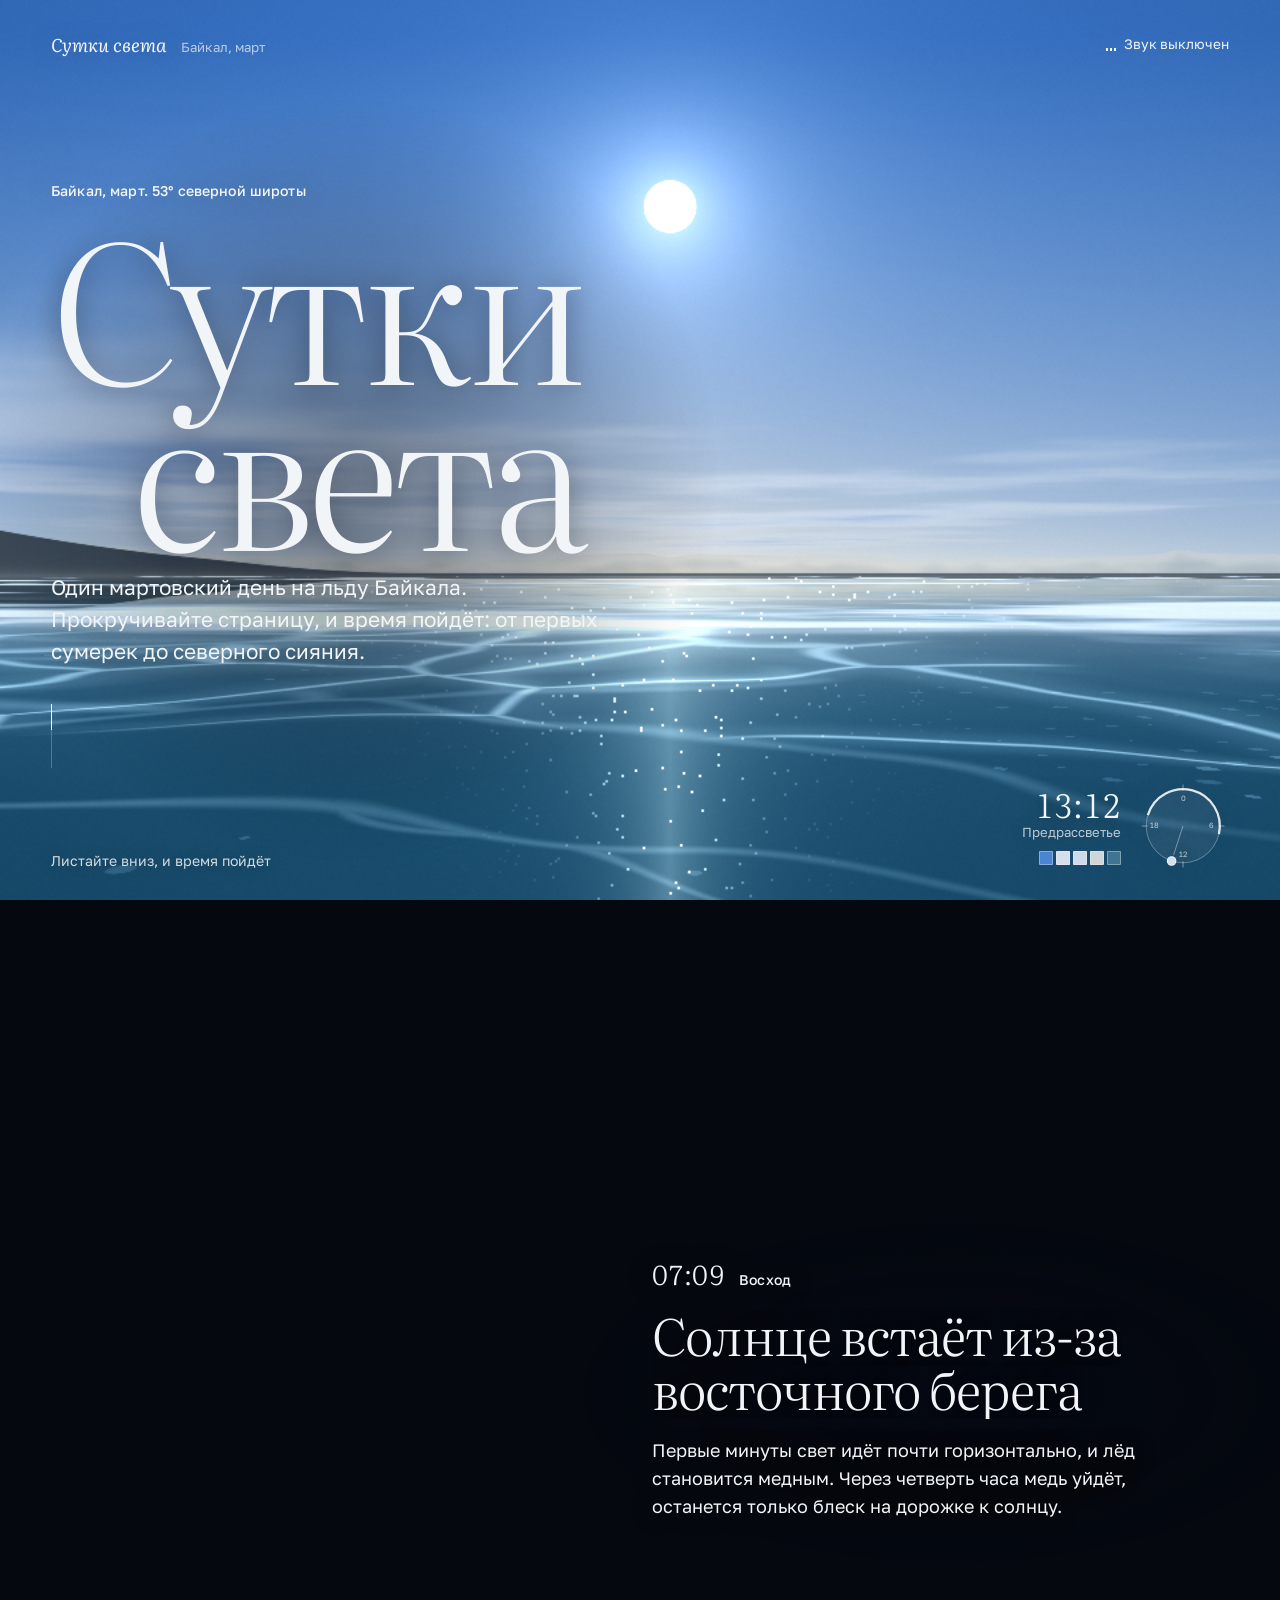
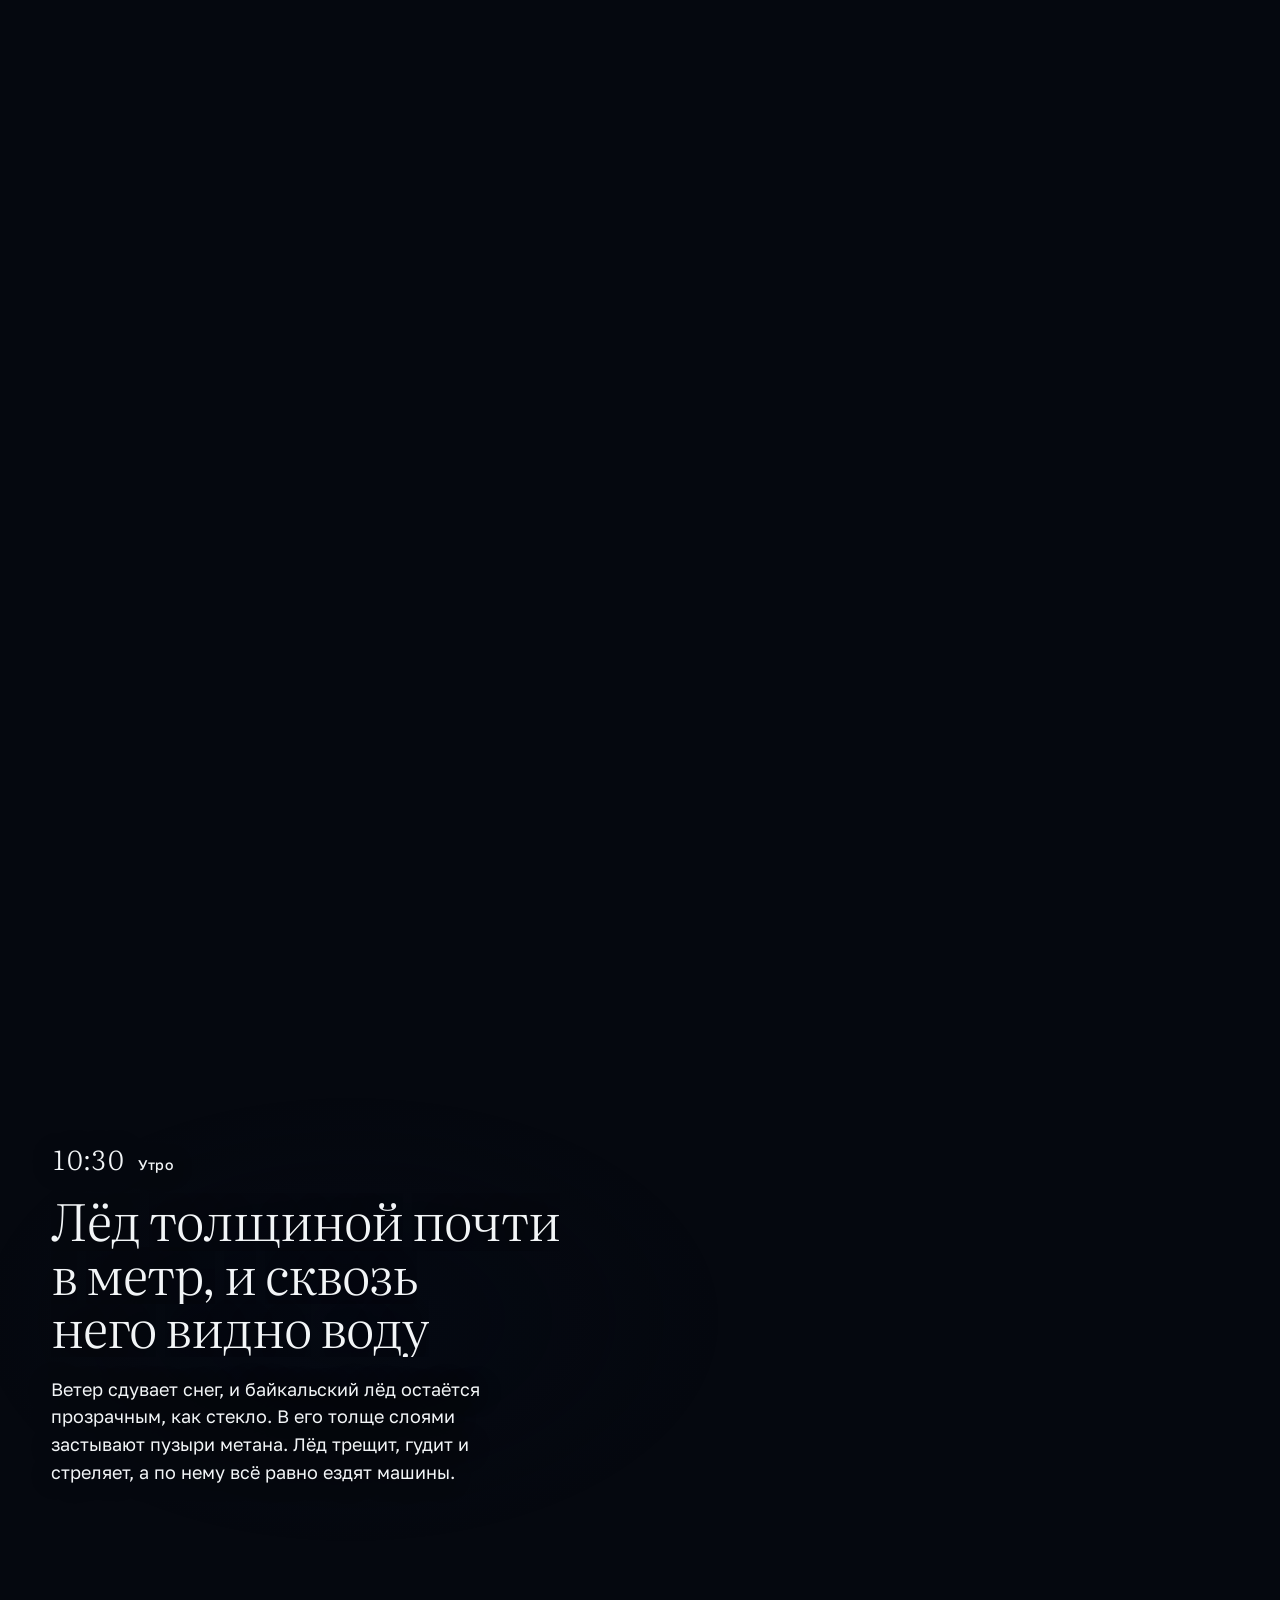
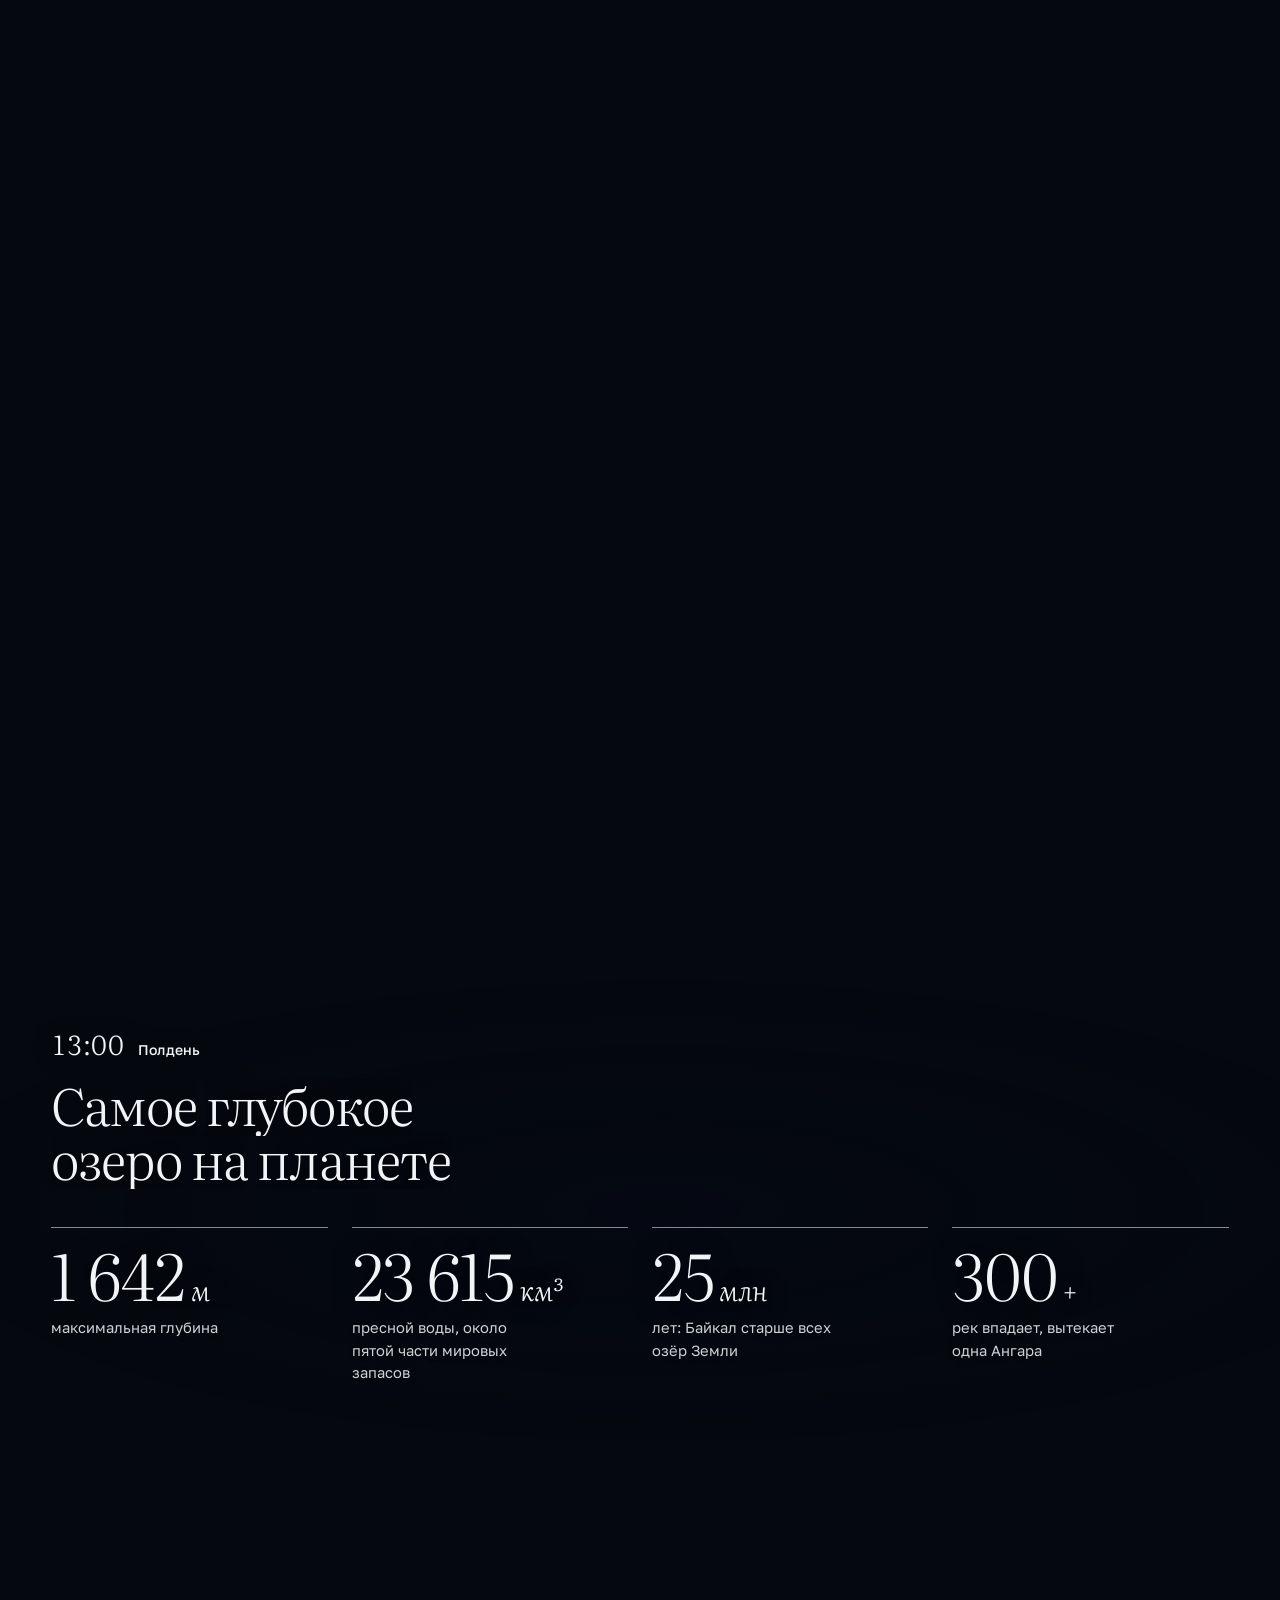
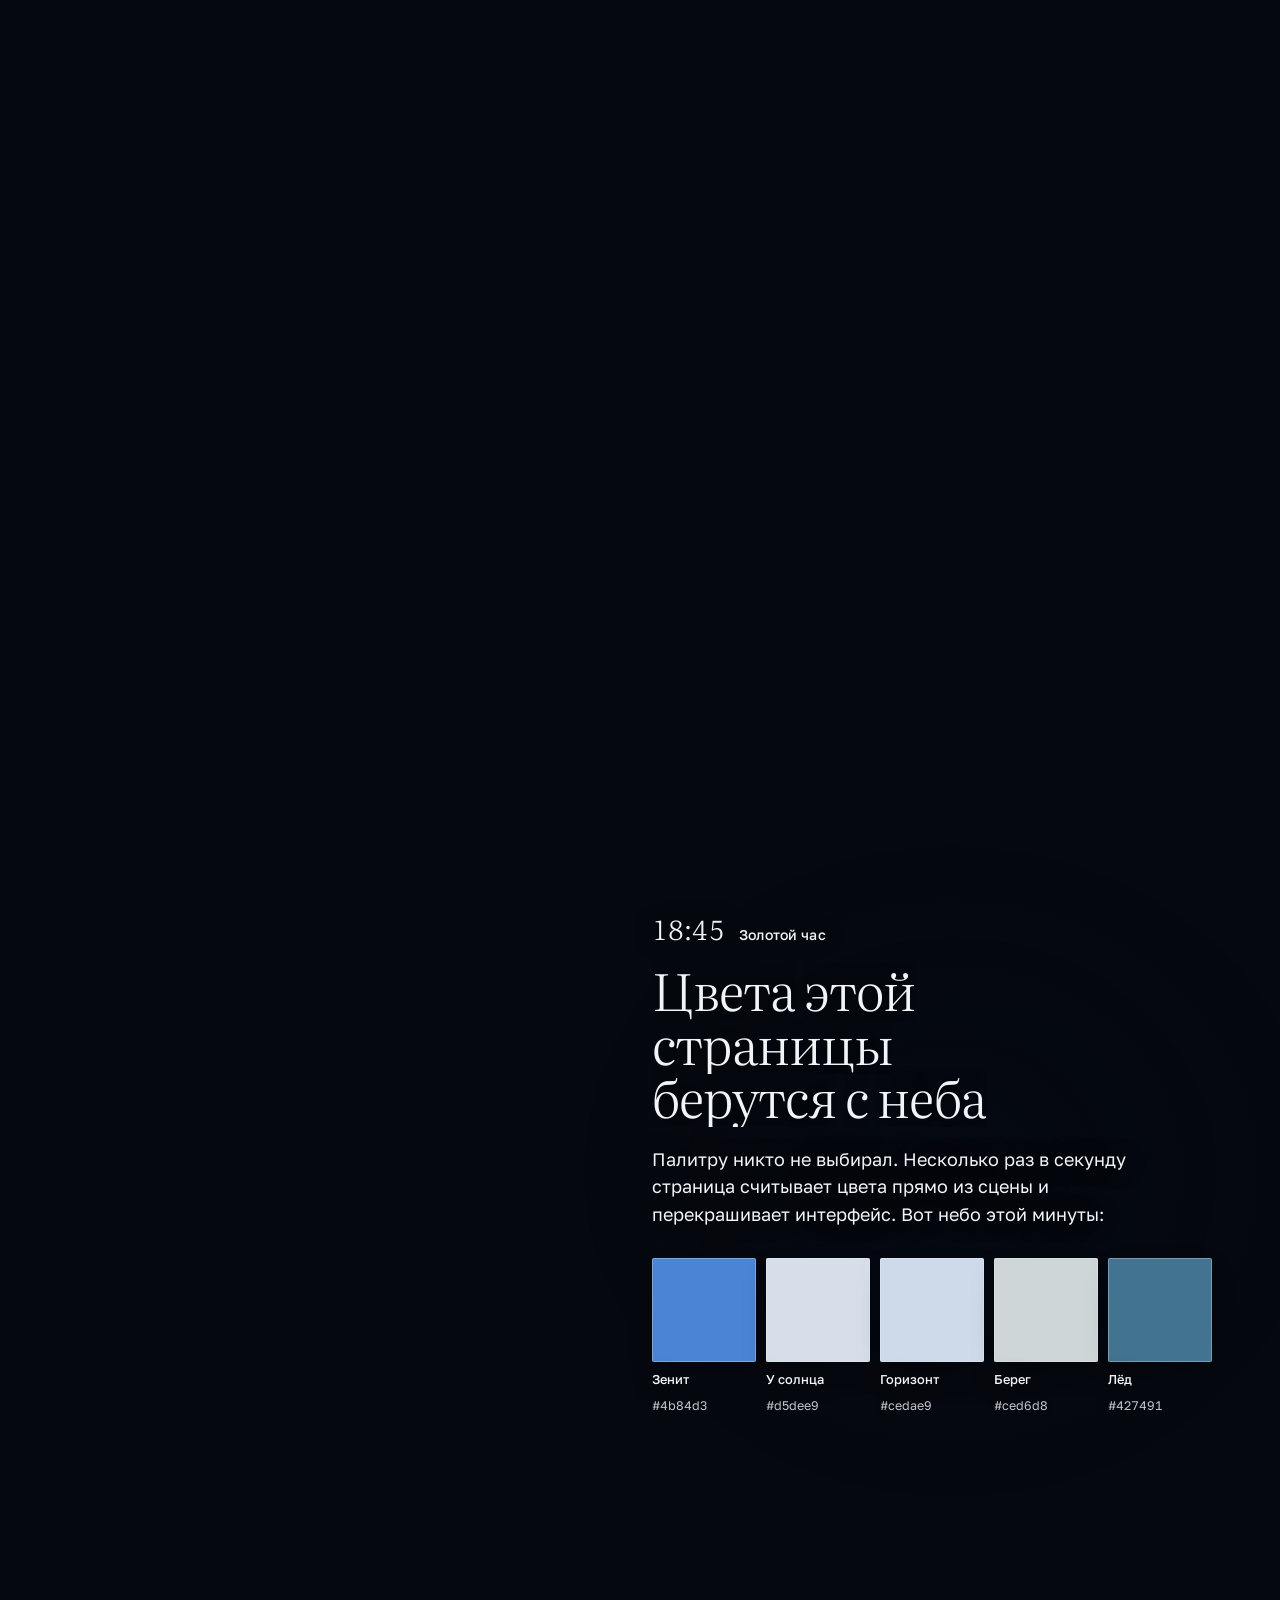
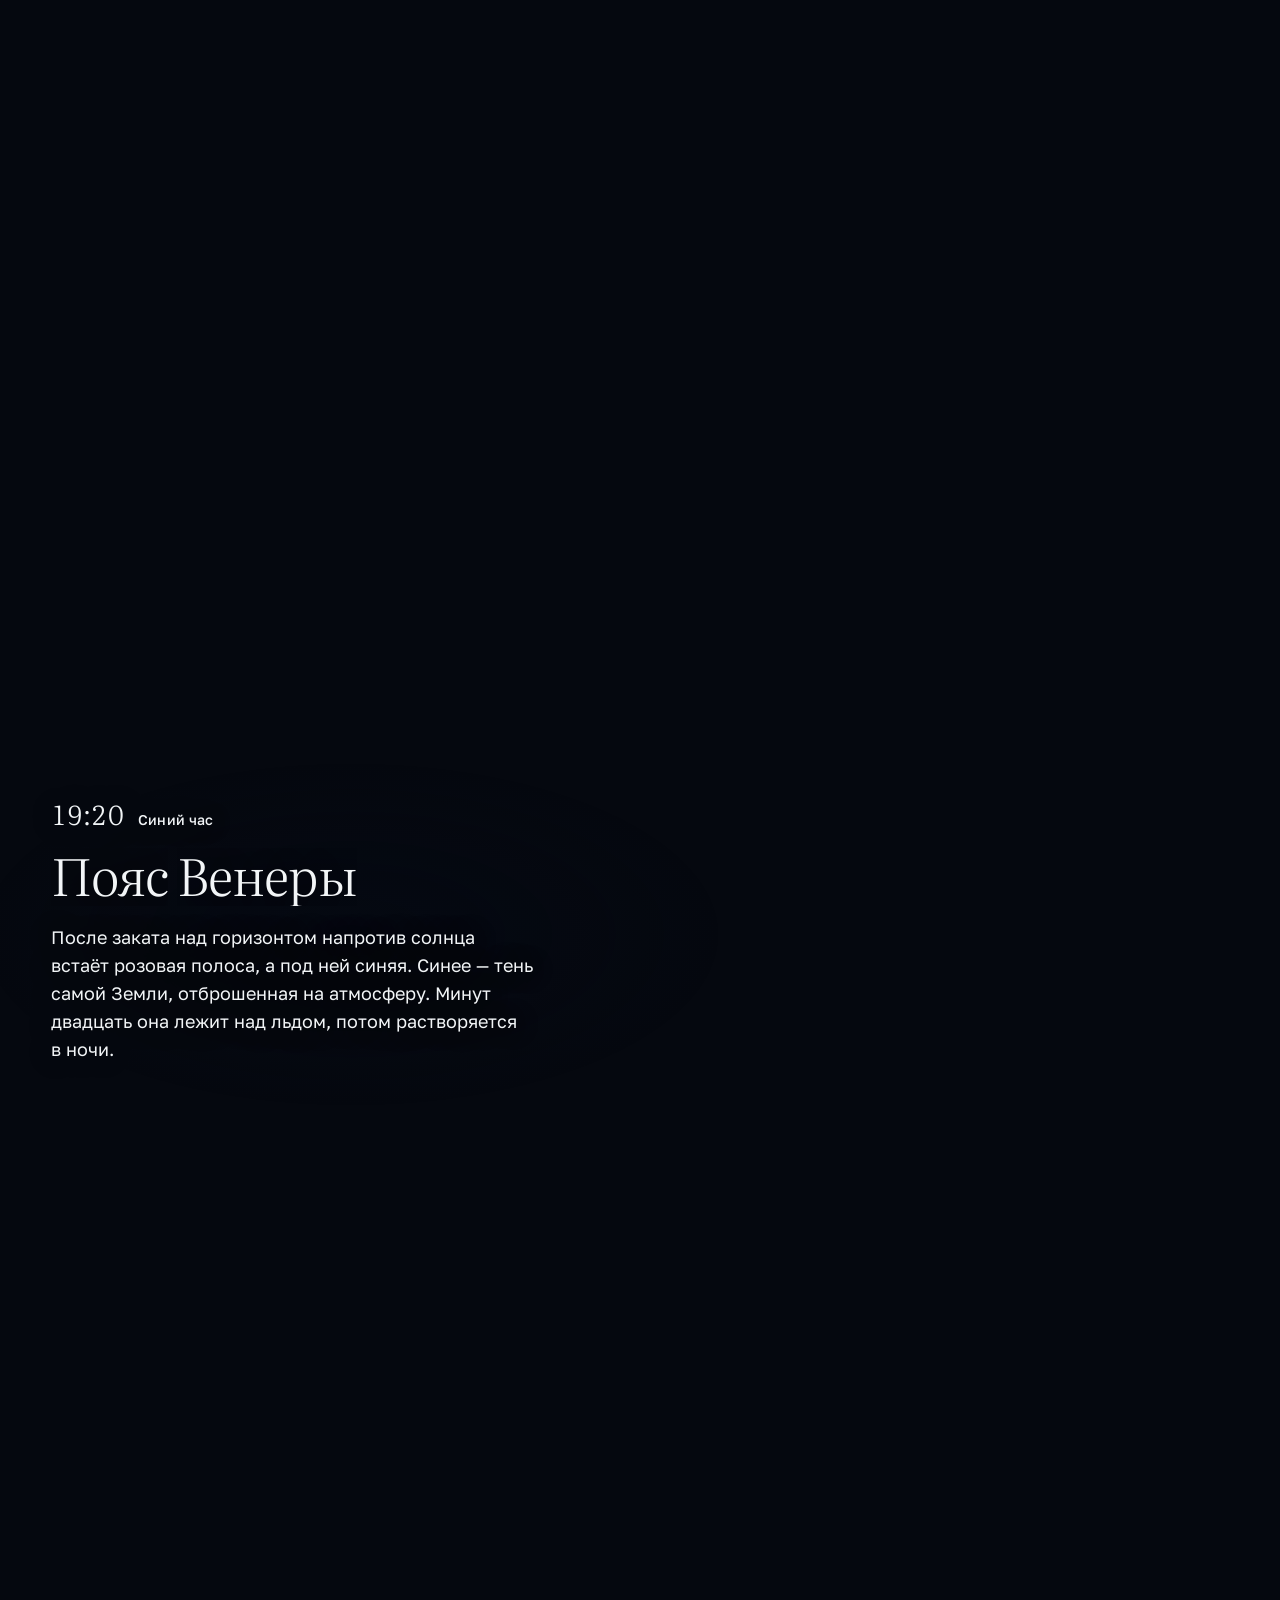
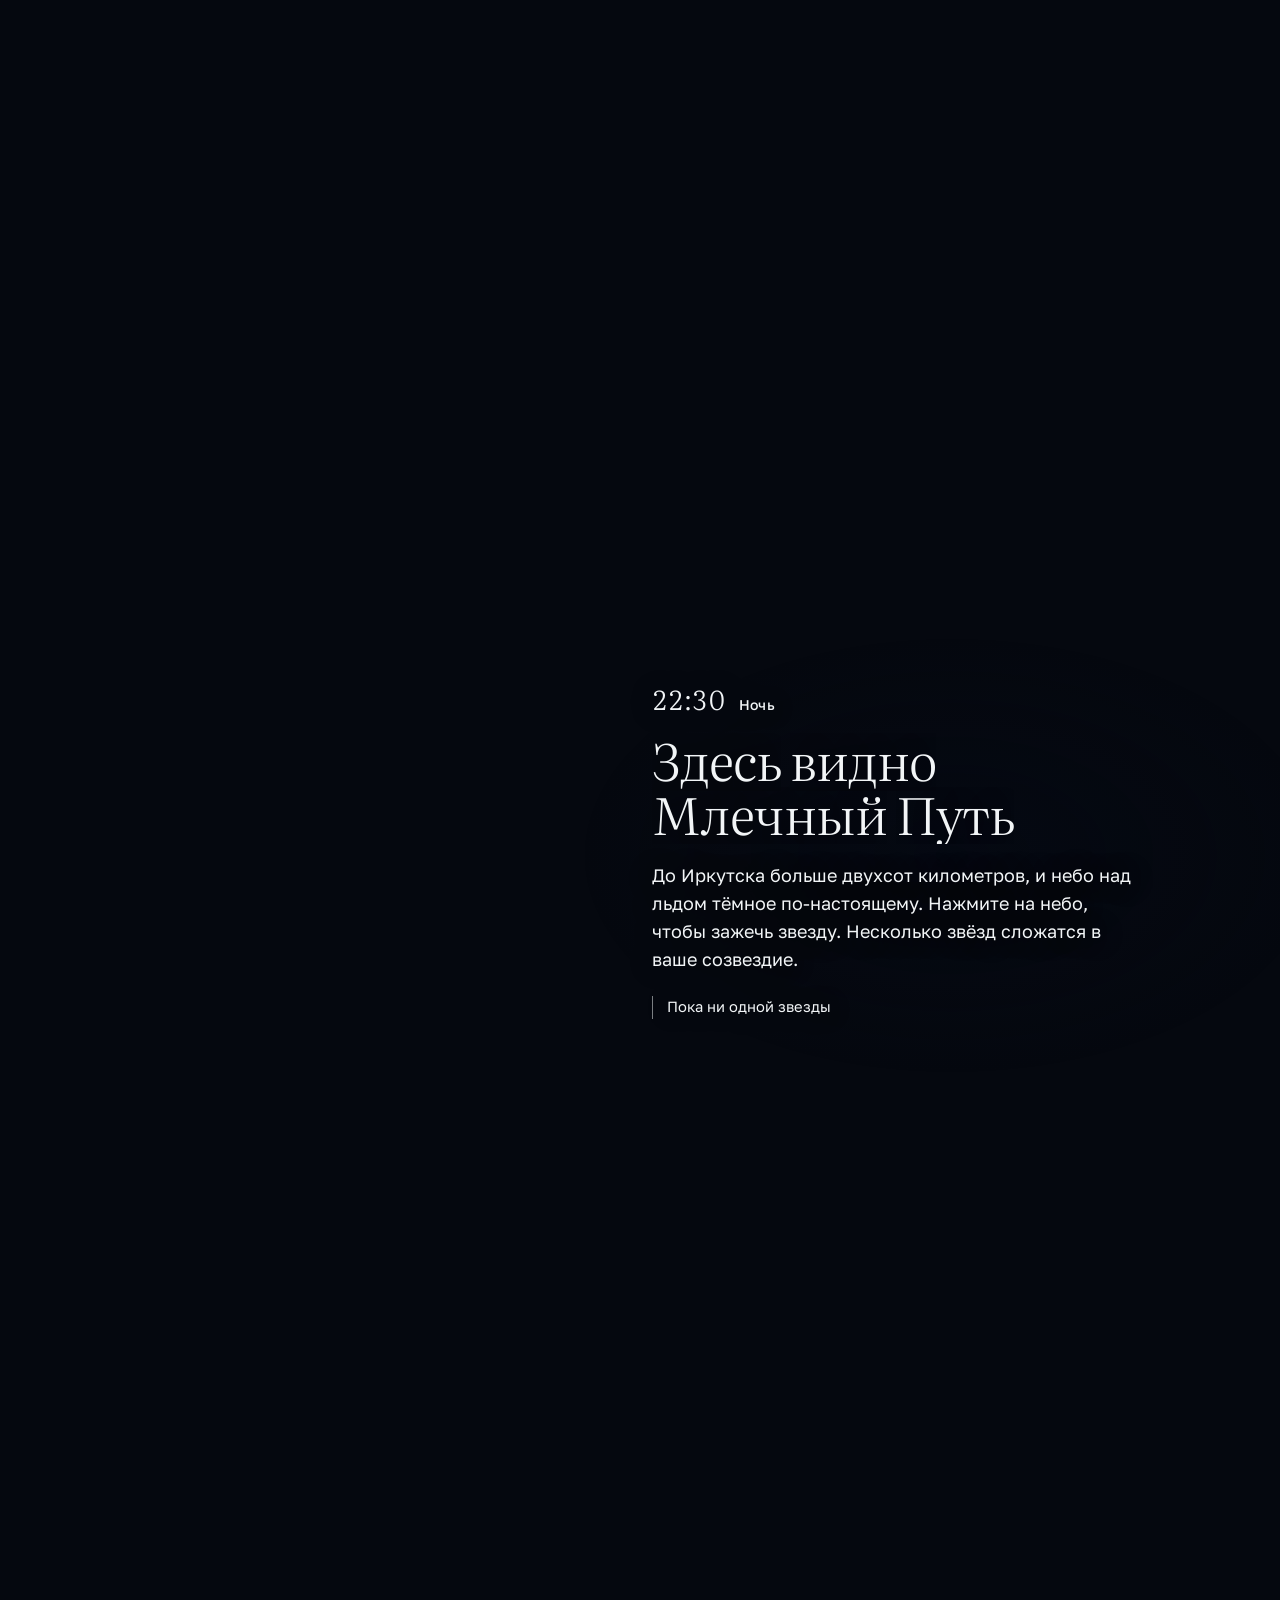
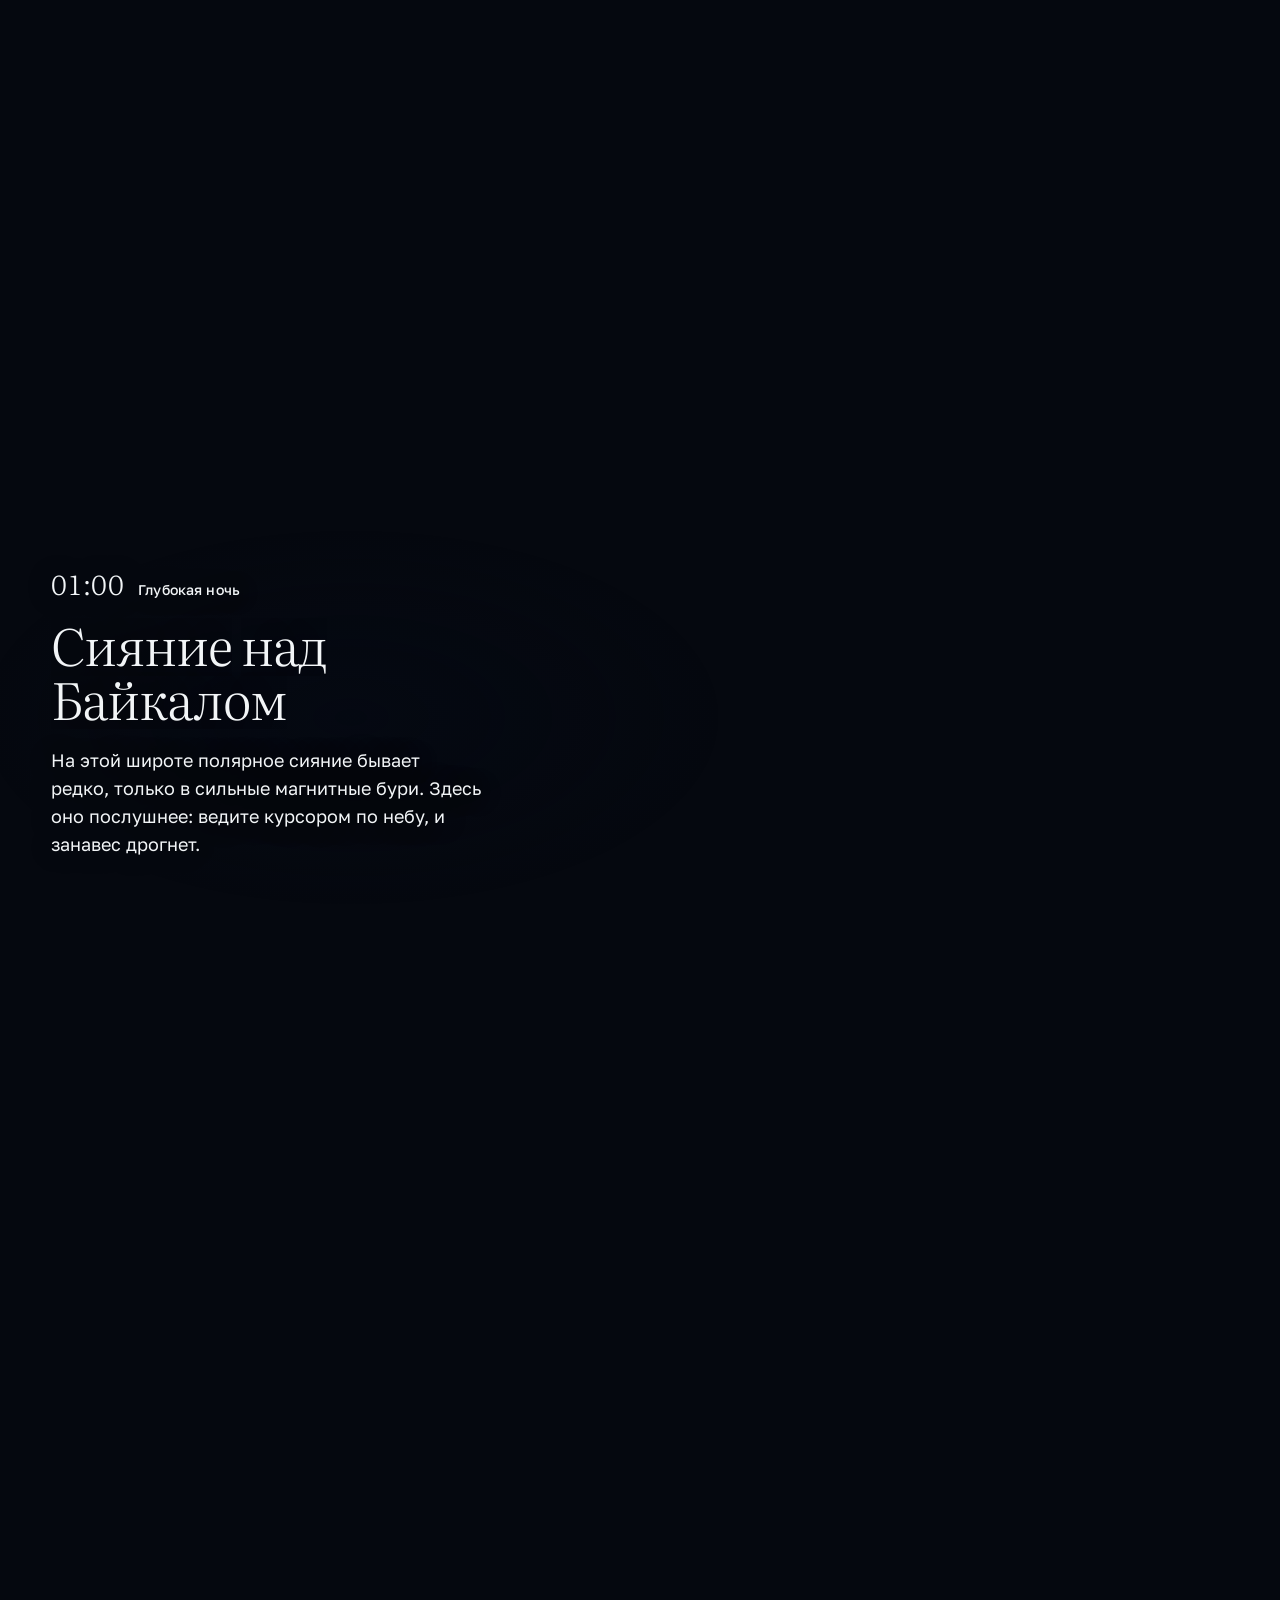
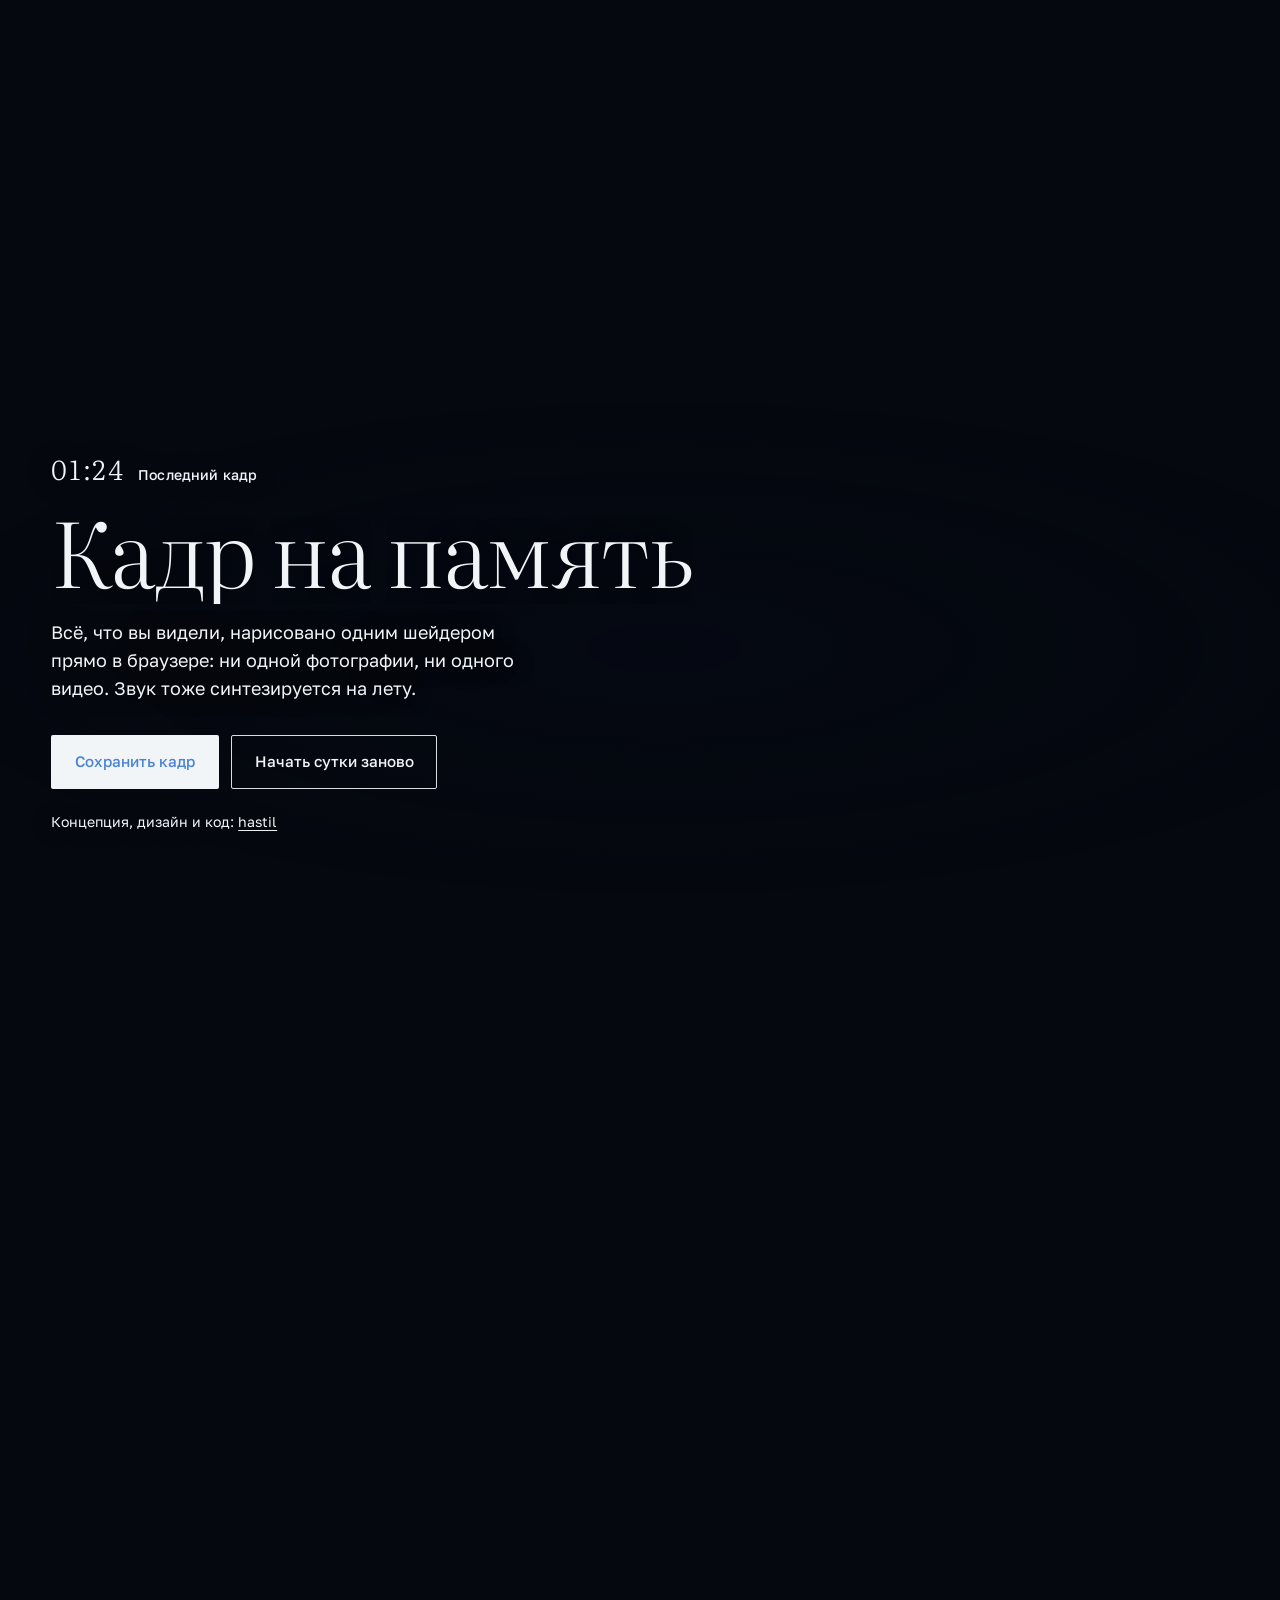
<file: baikal/index.html>
<!doctype html>
<html lang="ru">
<head>
  <meta charset="utf-8">
  <meta name="viewport" content="width=device-width, initial-scale=1">
  <title>Сутки света — Байкал</title>
  <meta name="description" content="Интерактивная прогулка по льду Байкала: прокручиваете страницу, и проходят сутки. Небо, лёд и северное сияние нарисованы одним шейдером.">
  <meta name="theme-color" content="#05080f">
  <meta property="og:title" content="Сутки света — Байкал">
  <meta property="og:description" content="Один мартовский день на льду Байкала. Прокрутка как время: от сумерек до северного сияния.">
  <meta property="og:type" content="website">
  <meta property="og:url" content="https://hastilkas.github.io/baikal/">
  <meta property="og:image" content="https://hastilkas.github.io/baikal/og.jpg">
  <meta property="og:image:width" content="1200">
  <meta property="og:image:height" content="630">
  <meta name="twitter:card" content="summary_large_image">
  <link rel="icon" href="favicon.svg" type="image/svg+xml">
  <link rel="preconnect" href="https://fonts.googleapis.com">
  <link rel="preconnect" href="https://fonts.gstatic.com" crossorigin>
  <link href="https://fonts.googleapis.com/css2?family=Golos+Text:wght@400;500&family=Literata:ital,opsz,wght@0,7..72,300;0,7..72,400;1,7..72,300;1,7..72,400&display=swap" rel="stylesheet">
  <link rel="stylesheet" href="assets/css/style.css">
  <script type="module" src="assets/js/main.js"></script>
</head>
<body>
  <canvas id="scene" aria-hidden="true"></canvas>
  <canvas id="sky-notes" aria-hidden="true"></canvas>
  <div class="veil" id="veil"><span>Байкал</span></div>

  <header class="hud hud-top">
    <a class="mark" href="#top" aria-label="В начало">
      <em>Сутки света</em>
      <span>Байкал, март</span>
    </a>
    <button class="sound" id="sound" type="button" aria-pressed="false">
      <span class="bars" aria-hidden="true"><i></i><i></i><i></i></span>
      <span class="sound-label">Звук выключен</span>
    </button>
  </header>

  <aside class="hud hud-bottom">
    <p class="hint" id="hint" aria-live="polite">Листайте вниз, и время пойдёт</p>

    <div class="clock">
      <div class="clock-text">
        <span class="clock-time" id="clock-time">06:00</span>
        <span class="clock-chapter" id="clock-chapter">Предрассветье</span>
        <ul class="strip" id="strip" aria-label="Цвета неба в эту минуту">
          <li></li><li></li><li></li><li></li><li></li>
        </ul>
      </div>
      <svg class="dial" id="dial" viewBox="0 0 120 120" role="slider" tabindex="0"
           aria-label="Время суток" aria-valuemin="5" aria-valuemax="26" aria-valuenow="6" aria-valuetext="06:00">
        <circle class="dial-track" cx="60" cy="60" r="48"/>
        <path class="dial-night" id="dial-night" d=""/>
        <g class="dial-ticks">
          <line x1="60" y1="6" x2="60" y2="14"/>
          <line x1="106" y1="60" x2="114" y2="60"/>
          <line x1="60" y1="106" x2="60" y2="114"/>
          <line x1="6" y1="60" x2="14" y2="60"/>
        </g>
        <text x="60" y="27" class="dial-num">0</text>
        <text x="97" y="63" class="dial-num">6</text>
        <text x="60" y="100" class="dial-num">12</text>
        <text x="23" y="63" class="dial-num">18</text>
        <line class="dial-hand" id="dial-hand" x1="60" y1="60" x2="60" y2="14"/>
        <circle class="dial-sun" id="dial-sun" cx="60" cy="12" r="5.5"/>
      </svg>
    </div>
  </aside>

  <main id="top">
    <section class="chapter hero" data-hour="6" data-name="Предрассветье" data-hint="Листайте вниз, и время пойдёт">
      <div class="inner at-left">
        <p class="kicker">Байкал, март. 53° северной широты</p>
        <h1 class="hero-title" aria-label="Сутки света">
          <span class="line">Сутки</span>
          <span class="line line-2">света</span>
        </h1>
        <p class="lede">Один мартовский день на льду Байкала. Прокручивайте страницу, и время пойдёт: от первых сумерек до северного сияния.</p>
        <div class="scroll-cue" aria-hidden="true"><span></span></div>
      </div>
    </section>

    <section class="chapter" data-hour="7.15" data-name="Восход" data-hint="Ведите курсором по льду: под ним проступят трещины">
      <div class="inner at-right">
        <p class="kicker"><time>07:09</time>Восход</p>
        <h2>Солнце встаёт из-за восточного берега</h2>
        <p>Первые минуты свет идёт почти горизонтально, и лёд становится медным. Через четверть часа медь уйдёт, останется только блеск на дорожке к солнцу.</p>
      </div>
    </section>

    <section class="chapter" data-hour="10.5" data-name="Прозрачный лёд" data-hint="Щёлкните по льду, и он треснет">
      <div class="inner at-left">
        <p class="kicker"><time>10:30</time>Утро</p>
        <h2>Лёд толщиной почти в метр, и сквозь него видно воду</h2>
        <p>Ветер сдувает снег, и байкальский лёд остаётся прозрачным, как стекло. В его толще слоями застывают пузыри метана. Лёд трещит, гудит и стреляет, а по нему всё равно ездят машины.</p>
      </div>
    </section>

    <section class="chapter" data-hour="13" data-name="Полдень" data-hint="Полдень: солнце выше всего">
      <div class="inner at-wide">
        <p class="kicker"><time>13:00</time>Полдень</p>
        <h2>Самое глубокое озеро на планете</h2>
        <dl class="figures">
          <div><dt><span data-count="1642">1642</span><span class="unit">м</span></dt><dd>максимальная глубина</dd></div>
          <div><dt><span data-count="23615">23&nbsp;615</span><span class="unit">км³</span></dt><dd>пресной воды, около пятой части мировых запасов</dd></div>
          <div><dt><span data-count="25">25</span><span class="unit">млн</span></dt><dd>лет: Байкал старше всех озёр Земли</dd></div>
          <div><dt><span data-count="300">300</span><span class="unit">+</span></dt><dd>рек впадает, вытекает одна Ангара</dd></div>
        </dl>
      </div>
    </section>

    <section class="chapter" data-hour="18.75" data-name="Золотой час" data-hint="Палитра внизу справа обновляется вместе с небом">
      <div class="inner at-right">
        <p class="kicker"><time>18:45</time>Золотой час</p>
        <h2>Цвета этой страницы берутся с неба</h2>
        <p>Палитру никто не выбирал. Несколько раз в секунду страница считывает цвета прямо из сцены и перекрашивает интерфейс. Вот небо этой минуты:</p>
        <ul class="swatches" id="swatches">
          <li><i></i><b>Зенит</b><code>—</code></li>
          <li><i></i><b>У солнца</b><code>—</code></li>
          <li><i></i><b>Горизонт</b><code>—</code></li>
          <li><i></i><b>Берег</b><code>—</code></li>
          <li><i></i><b>Лёд</b><code>—</code></li>
        </ul>
      </div>
    </section>

    <section class="chapter" data-hour="19.33" data-name="Синий час" data-hint="Смотрите налево от заката: розовое над синим">
      <div class="inner at-left">
        <p class="kicker"><time>19:20</time>Синий час</p>
        <h2>Пояс Венеры</h2>
        <p>После заката над горизонтом напротив солнца встаёт розовая полоса, а под ней синяя. Синее — тень самой Земли, отброшенная на атмосферу. Минут двадцать она лежит над льдом, потом растворяется в ночи.</p>
      </div>
    </section>

    <section class="chapter" data-hour="22.5" data-name="Ночь" data-hint="Нажмите на небо, чтобы зажечь звезду">
      <div class="inner at-right">
        <p class="kicker"><time>22:30</time>Ночь</p>
        <h2>Здесь видно Млечный Путь</h2>
        <p>До Иркутска больше двухсот километров, и небо над льдом тёмное по-настоящему. Нажмите на небо, чтобы зажечь звезду. Несколько звёзд сложатся в ваше созвездие.</p>
        <p class="aside constellation">
          <span id="star-count">Пока ни одной звезды</span>
          <button type="button" class="link-btn" id="clear-stars" hidden>Стереть</button>
        </p>
      </div>
    </section>

    <section class="chapter" data-hour="25" data-name="Сияние" data-hint="Ведите курсором по небу: занавес дрогнет">
      <div class="inner at-left">
        <p class="kicker"><time>01:00</time>Глубокая ночь</p>
        <h2>Сияние над Байкалом</h2>
        <p>На этой широте полярное сияние бывает редко, только в сильные магнитные бури. Здесь оно послушнее: ведите курсором по небу, и занавес дрогнет.</p>
      </div>
    </section>

    <section class="chapter finale" data-hour="25.4" data-name="Кадр на память" data-hint="Сохраните кадр или начните сутки заново">
      <div class="inner at-wide">
        <p class="kicker"><time>01:24</time>Последний кадр</p>
        <h2>Кадр на память</h2>
        <p>Всё, что вы видели, нарисовано одним шейдером прямо в браузере: ни одной фотографии, ни одного видео. Звук тоже синтезируется на лету.</p>
        <div class="actions">
          <button type="button" class="btn" id="save">Сохранить кадр</button>
          <button type="button" class="btn btn-quiet" id="restart">Начать сутки заново</button>
        </div>
        <p class="credit">Концепция, дизайн и код: <a href="https://hastilkas.github.io">hastil</a></p>
      </div>
    </section>
  </main>

  <noscript><p class="noscript">Эта страница рисует сцену через JavaScript и WebGL. Включите JavaScript, чтобы увидеть Байкал.</p></noscript>
</body>
</html>
</file>
<file: baikal/assets/css/style.css>
/* Сутки света — Байкал.
   Палитры как таковой нет: --sky-* переписываются каждые несколько кадров
   цветами, считанными прямо со сцены. Ниже только стартовые значения. */

:root {
  --night: #05080f;
  --ink-light: #f2f5f7;
  --ink-dark: #0c1820;
  --ink: var(--ink-light);
  --ink-rgb: 242 245 247;
  --halo: 0 1px 28px rgb(3 8 18 / 0.35);
  --scrim: 4 10 22;

  --sky-0: #0a1430;
  --sky-1: #1b2648;
  --sky-2: #14213f;
  --sky-3: #070d1c;
  --sky-4: #06283a;

  --f-display: 'Literata', Georgia, 'Times New Roman', serif;
  --f-text: 'Golos Text', system-ui, -apple-system, 'Segoe UI', sans-serif;

  --gutter: clamp(16px, 4vw, 56px);
  --ease-out: cubic-bezier(0.16, 1, 0.3, 1);
}

:root[data-ink='dark'] {
  --ink: var(--ink-dark);
  --ink-rgb: 12 24 32;
  --halo: 0 1px 24px rgb(255 255 255 / 0.35);
  --scrim: 232 240 246;
}

*,
*::before,
*::after { box-sizing: border-box; }

html { scroll-behavior: auto; }

body {
  margin: 0;
  background: var(--night);
  color: var(--ink);
  font-family: var(--f-text);
  font-size: clamp(1rem, 0.35vw + 0.9rem, 1.125rem);
  line-height: 1.55;
  -webkit-font-smoothing: antialiased;
  overflow-x: hidden;
  transition: color 1.2s ease;
}

a { color: inherit; }

::selection { background: rgb(var(--ink-rgb) / 0.9); color: var(--sky-0); }

:focus-visible {
  outline: 2px solid currentColor;
  outline-offset: 4px;
  border-radius: 2px;
}

/* ---------- сцена ---------- */

#scene,
#sky-notes {
  position: fixed;
  inset: 0;
  width: 100vw;
  height: 100vh;
  height: 100lvh;
  display: block;
}
#scene { z-index: 0; }
#sky-notes { z-index: 1; pointer-events: none; }

.no-gl #scene { display: none; }
html.no-gl body {
  background:
    radial-gradient(120% 60% at 30% 62%, #c98a6a 0%, transparent 55%),
    linear-gradient(#0e1d3d 0%, #34507e 45%, #c9a59a 60%, #10303f 60.2%, #06202c 100%);
  background-attachment: fixed;
}

.veil {
  position: fixed;
  inset: 0;
  z-index: 50;
  display: grid;
  place-items: center;
  background: var(--night);
  color: var(--ink-light);
  font-family: var(--f-display);
  font-style: italic;
  font-weight: 300;
  font-size: clamp(1.4rem, 3vw, 2rem);
  letter-spacing: 0.02em;
  transition: opacity 1.6s ease 0.2s, visibility 0s linear 1.8s;
}
.veil span { animation: breathe 2.4s ease-in-out infinite; }
.veil.gone { opacity: 0; visibility: hidden; }
.veil.gone span { animation: none; }

@keyframes breathe {
  50% { opacity: 0.45; }
}

/* ---------- HUD ---------- */

.hud {
  position: fixed;
  left: 0;
  right: 0;
  z-index: 10;
  padding: 0 var(--gutter);
  pointer-events: none;
  text-shadow: var(--halo);
}
.hud > * { pointer-events: auto; }

.hud-top {
  top: 0;
  display: flex;
  justify-content: space-between;
  align-items: center;
  padding-top: clamp(14px, 2.2vw, 28px);
}

.mark {
  display: flex;
  align-items: baseline;
  gap: 0.75em;
  text-decoration: none;
}
.mark em {
  font-family: var(--f-display);
  font-weight: 400;
  font-size: 1.15rem;
}
.mark span {
  font-size: 0.82rem;
  opacity: 0.7;
}

.sound {
  display: inline-flex;
  align-items: center;
  gap: 0.6em;
  padding: 0.45em 0;
  border: 0;
  background: none;
  color: inherit;
  font: inherit;
  font-size: 0.85rem;
  cursor: pointer;
}
.bars {
  display: inline-flex;
  align-items: flex-end;
  gap: 2px;
  height: 12px;
}
.bars i {
  width: 2px;
  height: 3px;
  background: currentColor;
  transition: height 0.3s;
}
.sound[aria-pressed='true'] .bars i { animation: bar 1.1s ease-in-out infinite; }
.sound[aria-pressed='true'] .bars i:nth-child(2) { animation-delay: -0.35s; }
.sound[aria-pressed='true'] .bars i:nth-child(3) { animation-delay: -0.7s; }

@keyframes bar {
  0%, 100% { height: 3px; }
  50% { height: 12px; }
}

/* внизу всегда лёд, а он тёмный в любое время суток */
.hud-bottom {
  --ink-rgb: 242 245 247;
  --halo: 0 1px 18px rgb(3 8 18 / 0.5);
  color: var(--ink-light);
  bottom: 0;
  display: flex;
  justify-content: space-between;
  align-items: flex-end;
  gap: 24px;
  padding-bottom: clamp(14px, 2.2vw, 28px);
}

.hint {
  margin: 0;
  max-width: 30ch;
  font-size: 0.88rem;
  opacity: 0.85;
  transition: opacity 0.5s;
}
.hint.swap { opacity: 0; }

.clock {
  display: flex;
  align-items: center;
  gap: 16px;
}
.clock-text {
  display: grid;
  justify-items: end;
  gap: 2px;
}
.clock-time {
  font-family: var(--f-display);
  font-weight: 300;
  font-size: clamp(1.8rem, 2.6vw, 2.4rem);
  line-height: 1;
  font-variant-numeric: tabular-nums lining-nums;
}
.clock-chapter {
  font-size: 0.82rem;
  opacity: 0.75;
}

.strip {
  display: flex;
  gap: 3px;
  margin: 6px 0 0;
  padding: 0;
  list-style: none;
}
.strip li {
  width: 14px;
  height: 14px;
  border-radius: 1px;
  box-shadow: inset 0 0 0 1px rgb(var(--ink-rgb) / 0.35);
}
.strip li:nth-child(1) { background: var(--sky-0); }
.strip li:nth-child(2) { background: var(--sky-1); }
.strip li:nth-child(3) { background: var(--sky-2); }
.strip li:nth-child(4) { background: var(--sky-3); }
.strip li:nth-child(5) { background: var(--sky-4); }

.dial {
  width: 92px;
  height: 92px;
  flex: none;
  cursor: grab;
  touch-action: none;
  filter: drop-shadow(0 1px 12px rgb(3 8 18 / 0.25));
}
.dial:active { cursor: grabbing; }
.dial-track {
  fill: rgb(var(--ink-rgb) / 0.06);
  stroke: rgb(var(--ink-rgb) / 0.45);
  stroke-width: 1;
}
.dial-night {
  fill: none;
  stroke: rgb(var(--ink-rgb) / 0.9);
  stroke-width: 3;
  stroke-linecap: butt;
}
.dial-ticks line {
  stroke: rgb(var(--ink-rgb) / 0.6);
  stroke-width: 1;
}
.dial-num {
  fill: rgb(var(--ink-rgb) / 0.75);
  font-family: var(--f-text);
  font-size: 10px;
  text-anchor: middle;
}
.dial-hand {
  stroke: rgb(var(--ink-rgb) / 0.55);
  stroke-width: 1;
}
.dial-sun {
  fill: var(--sky-1);
  stroke: rgb(var(--ink-rgb));
  stroke-width: 1.5;
}

/* ---------- главы ---------- */

main {
  position: relative;
  z-index: 5;
  pointer-events: none;
}
main a,
main button { pointer-events: auto; }

.chapter {
  position: relative;
  min-height: 165vh;
  padding: 0 var(--gutter);
  display: grid;
  grid-template-columns: repeat(12, minmax(0, 1fr));
  column-gap: 24px;
  align-items: start;
}
.chapter.hero { min-height: 140vh; }
.chapter.finale { min-height: 130vh; }

.inner {
  position: sticky;
  top: clamp(80px, 13vh, 140px);
  isolation: isolate;
  text-shadow: var(--halo);
}
/* мягкая подложка под текстом: тёмная ночью, светлая днём */
.inner::before {
  content: '';
  position: absolute;
  inset: -14% -16% -16% -12%;
  z-index: -1;
  background: radial-gradient(closest-side, rgb(var(--scrim) / 0.42), rgb(var(--scrim) / 0.18) 60%, transparent);
  pointer-events: none;
  opacity: 0;
  transition: opacity 1.4s ease, background-color 1.2s;
}
.inner.is-in::before,
html:not(.js) .inner::before { opacity: 1; }
.at-left { grid-column: 1 / span 6; }
.at-right { grid-column: 7 / span 6; }
.at-wide { grid-column: 1 / -1; }

.kicker {
  display: flex;
  align-items: baseline;
  gap: 0.9rem;
  margin: 0 0 1.1rem;
  font-size: 0.88rem;
  font-weight: 500;
  letter-spacing: 0.01em;
}
.kicker time {
  font-family: var(--f-display);
  font-weight: 300;
  font-size: 1.7rem;
  line-height: 1;
  font-variant-numeric: tabular-nums lining-nums;
}

h1,
h2 {
  margin: 0;
  font-family: var(--f-display);
  font-weight: 300;
  letter-spacing: -0.02em;
  text-wrap: balance;
}

h2 {
  max-width: 17ch;
  font-size: clamp(2.1rem, 4vw, 3.9rem);
  line-height: 1.04;
}

.inner > p:not(.kicker) {
  max-width: 44ch;
  margin: 1.4rem 0 0;
  text-wrap: pretty;
}
.inner > p.aside {
  font-size: 0.92rem;
  opacity: 0.85;
  padding-left: 14px;
  border-left: 1px solid rgb(var(--ink-rgb) / 0.5);
}

/* заглавный экран */
.hero .inner { top: clamp(96px, 20vh, 220px); }
.hero-title {
  font-size: clamp(4.2rem, 15vw, 14rem);
  line-height: 0.86;
  letter-spacing: -0.035em;
}
.hero-title .line { display: block; }
.hero-title .line-2 { padding-left: 0.42em; }
.lede {
  font-size: clamp(1.05rem, 0.5vw + 0.95rem, 1.3rem);
}
.scroll-cue {
  width: 1px;
  height: 64px;
  margin-top: 2.2rem;
  background: rgb(var(--ink-rgb) / 0.25);
  overflow: hidden;
}
.scroll-cue span {
  display: block;
  width: 100%;
  height: 40%;
  background: rgb(var(--ink-rgb));
  animation: cue 2.2s var(--ease-out) infinite;
}
@keyframes cue {
  from { transform: translateY(-100%); }
  to { transform: translateY(260%); }
}

/* цифры полдня */
.figures {
  display: grid;
  grid-template-columns: repeat(4, minmax(0, 1fr));
  gap: 24px;
  margin: 2.6rem 0 0;
  max-width: 1200px;
}
.figures div {
  padding-top: 14px;
  border-top: 1px solid rgb(var(--ink-rgb) / 0.55);
}
.figures dt {
  font-family: var(--f-display);
  font-weight: 300;
  font-size: clamp(2.4rem, 5vw, 5rem);
  line-height: 1;
  letter-spacing: -0.02em;
  font-variant-numeric: lining-nums;
  white-space: nowrap;
}
.figures .unit {
  margin-left: 0.18em;
  font-size: 0.42em;
  font-style: italic;
  letter-spacing: 0;
}
.figures dd {
  margin: 0.7rem 0 0;
  max-width: 22ch;
  font-size: 0.92rem;
  opacity: 0.85;
}

/* живая палитра */
.swatches {
  display: grid;
  grid-template-columns: repeat(5, minmax(0, 1fr));
  gap: 10px;
  max-width: 560px;
  margin: 1.8rem 0 0;
  padding: 0;
  list-style: none;
}
.swatches i {
  display: block;
  aspect-ratio: 1;
  border-radius: 2px;
  box-shadow: inset 0 0 0 1px rgb(var(--ink-rgb) / 0.3), 0 10px 30px -12px rgb(0 0 0 / 0.5);
}
.swatches li:nth-child(1) i { background: var(--sky-0); }
.swatches li:nth-child(2) i { background: var(--sky-1); }
.swatches li:nth-child(3) i { background: var(--sky-2); }
.swatches li:nth-child(4) i { background: var(--sky-3); }
.swatches li:nth-child(5) i { background: var(--sky-4); }
.swatches b {
  display: block;
  margin-top: 8px;
  font-weight: 500;
  font-size: 0.8rem;
}
.swatches code {
  font-family: var(--f-text);
  font-size: 0.78rem;
  font-variant-numeric: tabular-nums;
  opacity: 0.8;
}

.constellation {
  display: flex;
  gap: 14px;
  align-items: baseline;
}
.link-btn {
  padding: 0;
  border: 0;
  background: none;
  color: inherit;
  font: inherit;
  text-decoration: underline;
  text-underline-offset: 3px;
  cursor: pointer;
}

/* финал */
.finale h2 { max-width: none; font-size: clamp(2.6rem, 7vw, 6.6rem); }
.actions {
  display: flex;
  flex-wrap: wrap;
  gap: 12px;
  margin-top: 2rem;
}
.btn {
  padding: 0.95em 1.5em;
  border: 1px solid rgb(var(--ink-rgb) / 0.9);
  border-radius: 2px;
  background: rgb(var(--ink-rgb));
  color: var(--sky-0);
  font: inherit;
  font-weight: 500;
  font-size: 0.95rem;
  cursor: pointer;
  text-shadow: none;
  transition: transform 0.4s var(--ease-out), background-color 0.3s, color 0.3s;
}
.btn:hover { transform: translateY(-2px); }
.btn:active { transform: translateY(0); }
.btn-quiet {
  background: transparent;
  color: inherit;
}
.btn-quiet:hover { background: rgb(var(--ink-rgb) / 0.12); }
.credit {
  font-size: 0.88rem;
  opacity: 0.8;
}
.credit a { text-underline-offset: 3px; }

/* ---------- появление текста ---------- */

.js .inner > * {
  opacity: 0;
  transform: translateY(18px);
  filter: blur(6px);
  transition:
    opacity 1.1s var(--ease-out),
    transform 1.1s var(--ease-out),
    filter 1.1s var(--ease-out);
}
.js .inner.is-in > * {
  opacity: 1;
  transform: none;
  filter: none;
}
.js .inner.is-in > *:nth-child(2) { transition-delay: 0.08s; }
.js .inner.is-in > *:nth-child(3) { transition-delay: 0.18s; }
.js .inner.is-in > *:nth-child(4) { transition-delay: 0.28s; }
.js .inner.is-in > *:nth-child(5) { transition-delay: 0.36s; }

/* заголовок проявляется по словам из-под маски */
.js h2 .w {
  display: inline-block;
  overflow: hidden;
  vertical-align: top;
  padding-bottom: 0.08em;
  margin-bottom: -0.08em;
}
.js h2 .w > span {
  display: inline-block;
  transform: translateY(105%);
  transition: transform 1.2s var(--ease-out);
  transition-delay: calc(var(--i) * 55ms + 0.1s);
}
.js .inner.is-in h2 .w > span { transform: none; }

.js .hero-title .line {
  opacity: 0;
  letter-spacing: 0.08em;
  filter: blur(14px);
  transition: opacity 2s var(--ease-out), letter-spacing 2.4s var(--ease-out), filter 2s var(--ease-out);
}
.js .hero-title .line-2 { transition-delay: 0.25s; }
.js .is-in .hero-title .line {
  opacity: 1;
  letter-spacing: -0.035em;
  filter: none;
}
.js .hero .inner > .hero-title { opacity: 1; transform: none; filter: none; }

.noscript {
  position: fixed;
  inset: auto 16px 16px;
  z-index: 60;
  color: var(--ink-light);
}

/* ---------- узкие экраны ---------- */

@media (max-width: 860px) {
  .at-left,
  .at-right,
  .at-wide { grid-column: 1 / -1; }
  .figures { grid-template-columns: repeat(2, minmax(0, 1fr)); gap: 22px 16px; }
  .swatches { gap: 6px; }
  .hint { max-width: 22ch; font-size: 0.8rem; }
  .dial { width: 76px; height: 76px; }
  .mark span { display: none; }
}

@media (max-width: 480px) {
  .inner > p:not(.kicker) { font-size: 0.97rem; }
  .swatches code { font-size: 0.68rem; }
  .clock { gap: 10px; }
}

@media (prefers-reduced-motion: reduce) {
  .js .inner > *,
  .js h2 .w > span,
  .js .hero-title .line {
    transition-duration: 0.01s !important;
    transition-delay: 0s !important;
    filter: none !important;
  }
  .scroll-cue span,
  .veil span,
  .sound[aria-pressed='true'] .bars i { animation: none; }
}
</file>
